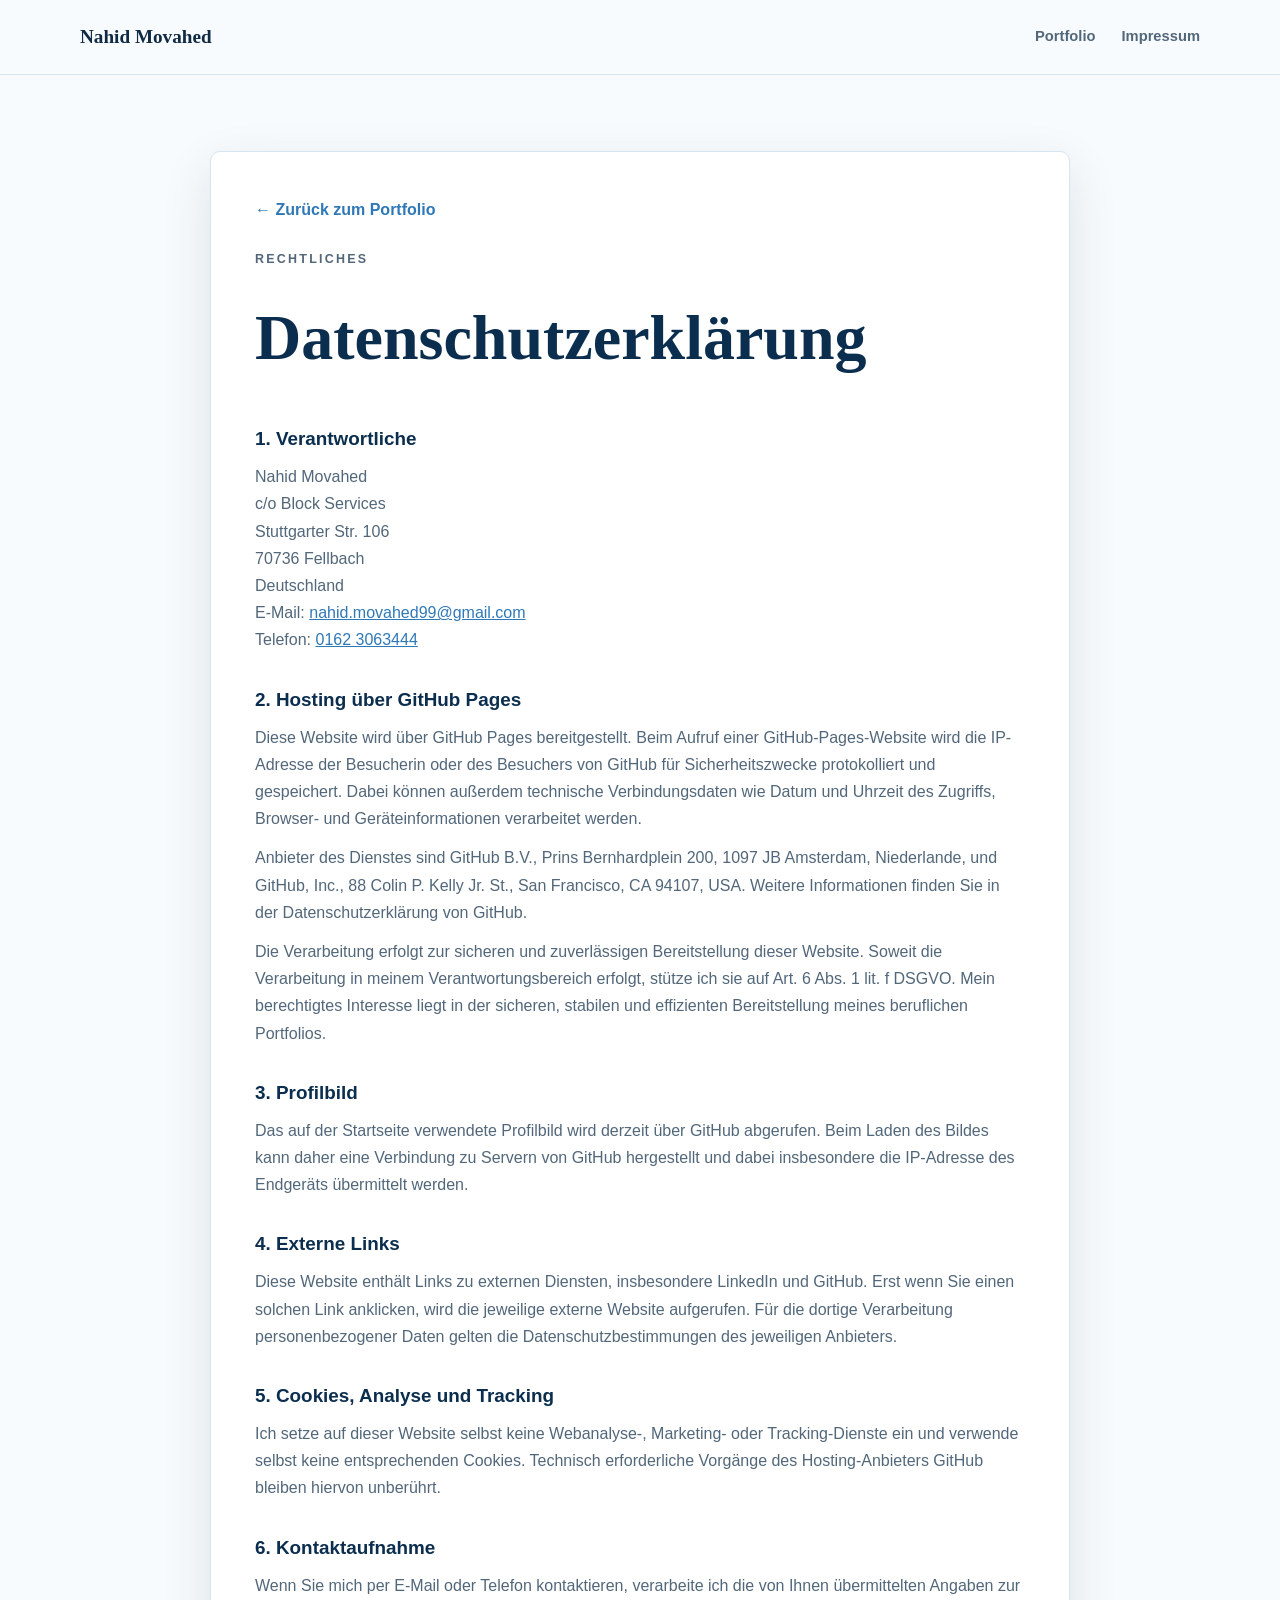
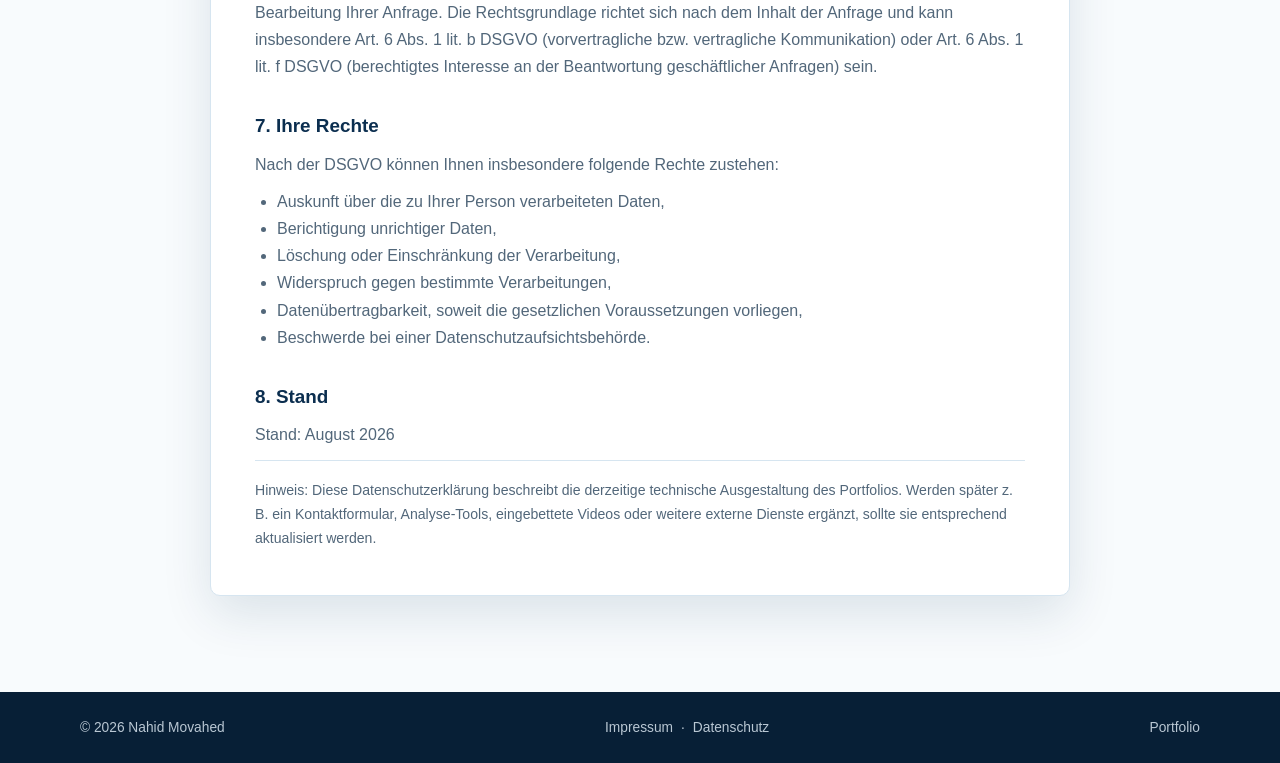
<file: datenschutz.html>
<!DOCTYPE html>
<html lang="de">
<head>
  <meta charset="UTF-8">
  <meta name="viewport" content="width=device-width, initial-scale=1.0">
  <meta name="robots" content="index,follow">
  <link rel="stylesheet" href="style.css">
  <title>Datenschutz | Nahid Movahed</title>
</head>
<body>
  <header class="site-header">
    <nav class="nav container" aria-label="Hauptnavigation">
      <a class="brand" href="index.html">Nahid Movahed</a>
      <div class="nav-links">
        <a href="index.html">Portfolio</a>
        <a href="impressum.html">Impressum</a>
      </div>
    </nav>
  </header>

  <main class="legal-main container">
    <article class="legal-card">
      <a class="legal-back" href="index.html">← Zurück zum Portfolio</a>
      <p class="eyebrow">RECHTLICHES</p>
      <h1>Datenschutzerklärung</h1>

      <h2>1. Verantwortliche</h2>
      <p>
        Nahid Movahed<br>
        c/o Block Services<br>
        Stuttgarter Str. 106<br>
        70736 Fellbach<br>
        Deutschland<br>
        E-Mail: <a href="mailto:nahid.movahed99@gmail.com">nahid.movahed99@gmail.com</a><br>
        Telefon: <a href="tel:+491623063444">0162 3063444</a>
      </p>

      <h2>2. Hosting über GitHub Pages</h2>
      <p>
        Diese Website wird über GitHub Pages bereitgestellt. Beim Aufruf einer GitHub-Pages-Website
        wird die IP-Adresse der Besucherin oder des Besuchers von GitHub für Sicherheitszwecke
        protokolliert und gespeichert. Dabei können außerdem technische Verbindungsdaten wie
        Datum und Uhrzeit des Zugriffs, Browser- und Geräteinformationen verarbeitet werden.
      </p>
      <p>
        Anbieter des Dienstes sind GitHub B.V., Prins Bernhardplein 200, 1097 JB Amsterdam,
        Niederlande, und GitHub, Inc., 88 Colin P. Kelly Jr. St., San Francisco, CA 94107, USA.
        Weitere Informationen finden Sie in der Datenschutzerklärung von GitHub.
      </p>
      <p>
        Die Verarbeitung erfolgt zur sicheren und zuverlässigen Bereitstellung dieser Website.
        Soweit die Verarbeitung in meinem Verantwortungsbereich erfolgt, stütze ich sie auf
        Art. 6 Abs. 1 lit. f DSGVO. Mein berechtigtes Interesse liegt in der sicheren,
        stabilen und effizienten Bereitstellung meines beruflichen Portfolios.
      </p>

      <h2>3. Profilbild</h2>
      <p>
        Das auf der Startseite verwendete Profilbild wird derzeit über GitHub abgerufen.
        Beim Laden des Bildes kann daher eine Verbindung zu Servern von GitHub hergestellt
        und dabei insbesondere die IP-Adresse des Endgeräts übermittelt werden.
      </p>

      <h2>4. Externe Links</h2>
      <p>
        Diese Website enthält Links zu externen Diensten, insbesondere LinkedIn und GitHub.
        Erst wenn Sie einen solchen Link anklicken, wird die jeweilige externe Website aufgerufen.
        Für die dortige Verarbeitung personenbezogener Daten gelten die Datenschutzbestimmungen
        des jeweiligen Anbieters.
      </p>

      <h2>5. Cookies, Analyse und Tracking</h2>
      <p>
        Ich setze auf dieser Website selbst keine Webanalyse-, Marketing- oder Tracking-Dienste
        ein und verwende selbst keine entsprechenden Cookies. Technisch erforderliche Vorgänge
        des Hosting-Anbieters GitHub bleiben hiervon unberührt.
      </p>

      <h2>6. Kontaktaufnahme</h2>
      <p>
        Wenn Sie mich per E-Mail oder Telefon kontaktieren, verarbeite ich die von Ihnen
        übermittelten Angaben zur Bearbeitung Ihrer Anfrage. Die Rechtsgrundlage richtet sich
        nach dem Inhalt der Anfrage und kann insbesondere Art. 6 Abs. 1 lit. b DSGVO
        (vorvertragliche bzw. vertragliche Kommunikation) oder Art. 6 Abs. 1 lit. f DSGVO
        (berechtigtes Interesse an der Beantwortung geschäftlicher Anfragen) sein.
      </p>

      <h2>7. Ihre Rechte</h2>
      <p>Nach der DSGVO können Ihnen insbesondere folgende Rechte zustehen:</p>
      <ul>
        <li>Auskunft über die zu Ihrer Person verarbeiteten Daten,</li>
        <li>Berichtigung unrichtiger Daten,</li>
        <li>Löschung oder Einschränkung der Verarbeitung,</li>
        <li>Widerspruch gegen bestimmte Verarbeitungen,</li>
        <li>Datenübertragbarkeit, soweit die gesetzlichen Voraussetzungen vorliegen,</li>
        <li>Beschwerde bei einer Datenschutzaufsichtsbehörde.</li>
      </ul>

      <h2>8. Stand</h2>
      <p>Stand: August 2026</p>

      <p class="legal-note">
        Hinweis: Diese Datenschutzerklärung beschreibt die derzeitige technische Ausgestaltung
        des Portfolios. Werden später z. B. ein Kontaktformular, Analyse-Tools, eingebettete Videos
        oder weitere externe Dienste ergänzt, sollte sie entsprechend aktualisiert werden.
      </p>
    </article>
  </main>

  <footer>
    <div class="container footer-content">
      <span>© <span id="year"></span> Nahid Movahed</span>
      <span class="footer-legal"><a href="impressum.html">Impressum</a><span>·</span><a href="datenschutz.html">Datenschutz</a></span>
      <a href="index.html">Portfolio</a>
    </div>
  </footer>
  <script src="script.js"></script>
</body>
</html>
</file>
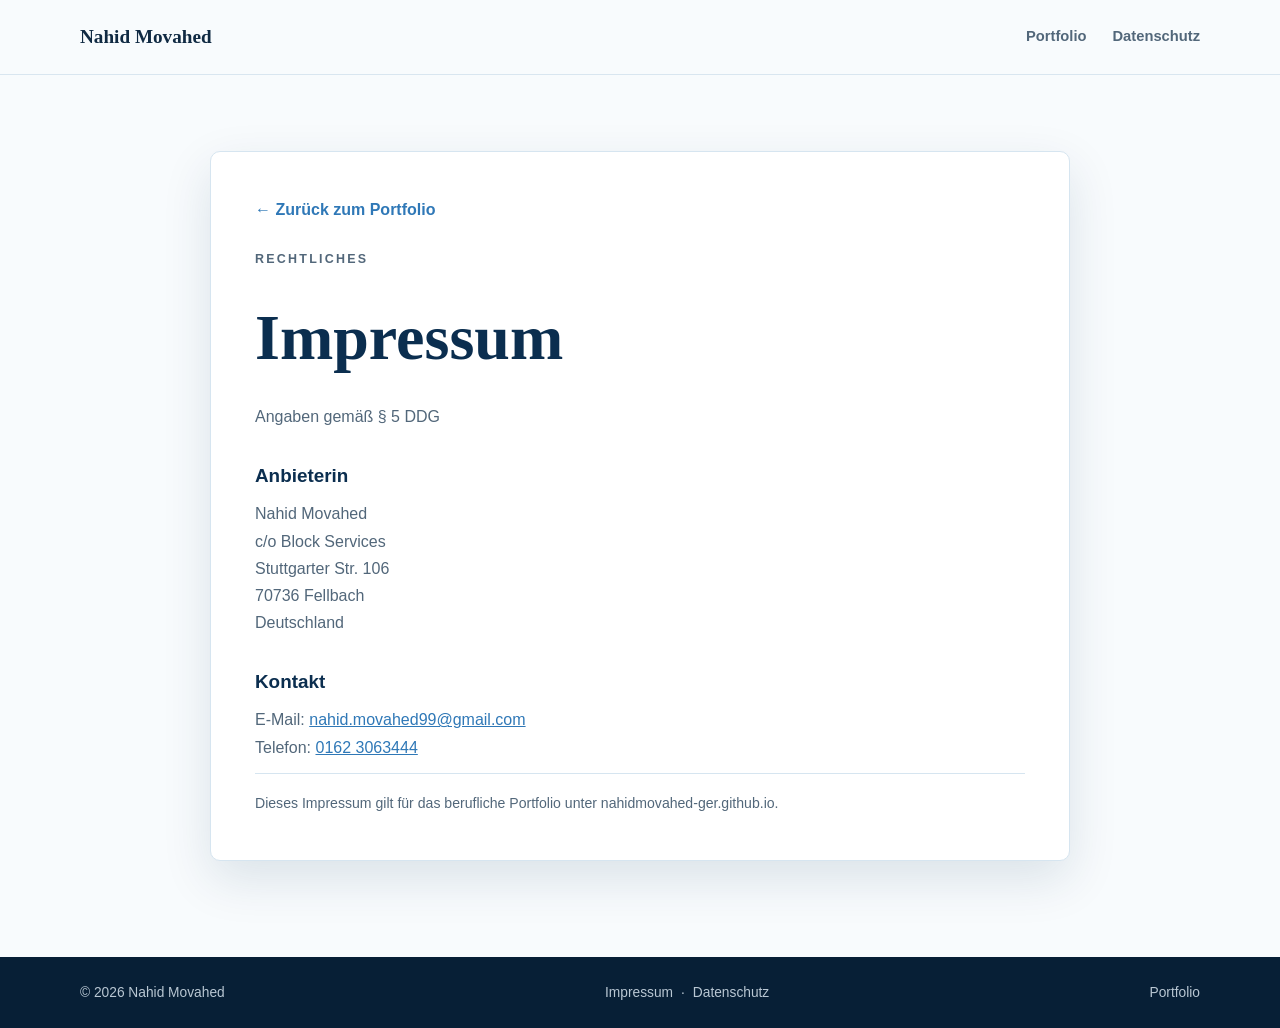
<file: impressum.html>
<!DOCTYPE html>
<html lang="de">
<head>
  <meta charset="UTF-8">
  <meta name="viewport" content="width=device-width, initial-scale=1.0">
  <meta name="robots" content="index,follow">
  <link rel="stylesheet" href="style.css">
  <title>Impressum | Nahid Movahed</title>
</head>
<body>
  <header class="site-header">
    <nav class="nav container" aria-label="Hauptnavigation">
      <a class="brand" href="index.html">Nahid Movahed</a>
      <div class="nav-links">
        <a href="index.html">Portfolio</a>
        <a href="datenschutz.html">Datenschutz</a>
      </div>
    </nav>
  </header>

  <main class="legal-main container">
    <article class="legal-card">
      <a class="legal-back" href="index.html">← Zurück zum Portfolio</a>
      <p class="eyebrow">RECHTLICHES</p>
      <h1>Impressum</h1>
      <p>Angaben gemäß § 5 DDG</p>

      <h2>Anbieterin</h2>
      <p>
        Nahid Movahed<br>
        c/o Block Services<br>
        Stuttgarter Str. 106<br>
        70736 Fellbach<br>
        Deutschland
      </p>

      <h2>Kontakt</h2>
      <p>
        E-Mail: <a href="mailto:nahid.movahed99@gmail.com">nahid.movahed99@gmail.com</a><br>
        Telefon: <a href="tel:+491623063444">0162 3063444</a>
      </p>

      <p class="legal-note">
        Dieses Impressum gilt für das berufliche Portfolio unter nahidmovahed-ger.github.io.
      </p>
    </article>
  </main>

  <footer>
    <div class="container footer-content">
      <span>© <span id="year"></span> Nahid Movahed</span>
      <span class="footer-legal"><a href="impressum.html">Impressum</a><span>·</span><a href="datenschutz.html">Datenschutz</a></span>
      <a href="index.html">Portfolio</a>
    </div>
  </footer>
  <script src="script.js"></script>
</body>
</html>
</file>
<file: style.css>
* {
  margin: 0;
  padding: 0;
  box-sizing: border-box;
}

:root {
  --ink: #102A43;
  --muted: #52677A;
  --blue: #2F78B7;
  --blue-dark: #0B2E4F;
  --blue-soft: #E8F4FB;
  --paper: #F8FBFD;
  --white: #ffffff;
  --line: #D6E5F0;
  --shadow: 0 18px 50px rgba(11, 46, 79, 0.12);
}

html {
  scroll-behavior: smooth;
}

body {
  font-family: Arial, "Helvetica Neue", sans-serif;
  color: var(--ink);
  background: var(--paper);
  line-height: 1.7;
}

img {
  max-width: 100%;
  display: block;
}

a {
  color: inherit;
}

.container {
  width: min(1120px, calc(100% - 40px));
  margin: 0 auto;
}

.site-header {
  position: sticky;
  top: 0;
  z-index: 100;
  background: rgba(248, 251, 253, 0.95);
  backdrop-filter: blur(12px);
  border-bottom: 1px solid rgba(214, 229, 240, 0.9);
}

.nav {
  min-height: 74px;
  display: flex;
  align-items: center;
  justify-content: space-between;
  gap: 24px;
}

.brand {
  font-family: Georgia, "Times New Roman", serif;
  font-size: 1.2rem;
  font-weight: 700;
  text-decoration: none;
}

.nav-links {
  display: flex;
  gap: 26px;
}

.nav-links a {
  text-decoration: none;
  color: var(--muted);
  font-size: 0.92rem;
  font-weight: 600;
}

.nav-links a:hover {
  color: var(--blue);
}

.menu-button {
  display: none;
  border: 0;
  background: transparent;
  font-size: 1.5rem;
  cursor: pointer;
}

.hero {
  min-height: 620px;
  display: grid;
  grid-template-columns: 1fr 1fr;
  align-items: center;
  gap: 58px;
  padding-top: 58px;
  padding-bottom: 58px;
}

.eyebrow {
  color: var(--blue);
  font-size: 0.78rem;
  font-weight: 700;
  letter-spacing: 0.18em;
  margin-bottom: 14px;
}

.hero h1,
.section h2,
.contact-section h2 {
  font-family: Georgia, "Times New Roman", serif;
}

.hero h1 {
  font-size: clamp(3.4rem, 7vw, 5.8rem);
  line-height: 0.98;
  margin-bottom: 24px;
}

.hero h1 span {
  color: var(--blue);
  font-style: italic;
  font-weight: 600;
}

.hero-title {
  font-size: 1.12rem;
  font-weight: 700;
  line-height: 1.5;
  margin-bottom: 20px;
  max-width: 720px;
}

.hero-text {
  color: var(--muted);
  font-size: 1.06rem;
  max-width: 670px;
}

.hero-actions,
.contact-actions {
  display: flex;
  flex-wrap: wrap;
  gap: 12px;
  margin-top: 32px;
}

.button {
  display: inline-flex;
  align-items: center;
  justify-content: center;
  min-height: 48px;
  padding: 0 22px;
  border-radius: 6px;
  text-decoration: none;
  font-weight: 700;
  font-size: 0.92rem;
  transition: 0.2s ease;
}

.primary {
  background: var(--blue);
  color: white;
}

.primary:hover {
  background: var(--blue-dark);
  transform: translateY(-2px);
}

.secondary {
  border: 1px solid var(--line);
  background: white;
}

.secondary:hover {
  border-color: var(--blue);
  color: var(--blue);
  transform: translateY(-2px);
}

.hero-visual {
  display: flex;
  flex-direction: column;
  align-items: flex-end;
  gap: 14px;
}

.portrait-frame {
  width: min(485px, 100%);
  margin-left: auto;
  padding: 11px;
  background: white;
  box-shadow: var(--shadow);
  border: 1px solid var(--line);
  border-radius: 10px;
}

.portrait-frame img {
  width: 100%;
  aspect-ratio: 4 / 5;
  object-fit: cover;
  object-position: center top;
  border-radius: 5px;
}

.professional-focus-card {
  width: min(485px, 100%);
  background: var(--blue-dark);
  color: white;
  padding: 15px 20px;
  box-shadow: 0 10px 28px rgba(11, 46, 79, 0.16);
  border-radius: 7px;
}

.professional-focus-card strong,
.professional-focus-card span {
  display: block;
}

.professional-focus-card span {
  color: #d9e9f5;
  font-size: 0.84rem;
  margin-top: 2px;
}

.focus-strip {
  background: var(--blue-dark);
  color: white;
}

.focus-grid {
  min-height: 92px;
  display: grid;
  grid-template-columns: repeat(5, 1fr);
  align-items: center;
  text-align: center;
  gap: 10px;
}

.focus-grid span {
  font-size: 0.86rem;
  font-weight: 600;
  border-right: 1px solid rgba(255,255,255,0.18);
}

.focus-grid span:last-child {
  border-right: 0;
}

.section {
  padding-top: 88px;
  padding-bottom: 88px;
}

.section-soft {
  background: var(--blue-soft);
  padding-top: 88px;
  padding-bottom: 88px;
}

.section-dark {
  background: #0B2E4F;
  color: white;
  padding-top: 88px;
  padding-bottom: 88px;
}

.section-heading {
  display: flex;
  align-items: flex-start;
  gap: 24px;
  margin-bottom: 42px;
}

.section-number {
  color: var(--blue);
  font-size: 0.8rem;
  font-weight: 700;
  letter-spacing: 0.12em;
  padding-top: 9px;
}

.section h2,
.contact-section h2 {
  font-size: clamp(2.2rem, 4vw, 3.4rem);
  line-height: 1.15;
}

.about-grid {
  display: grid;
  grid-template-columns: 1.25fr 0.75fr;
  gap: 56px;
}

.about-copy p + p {
  margin-top: 20px;
}

.lead {
  font-size: 1.25rem;
  font-weight: 600;
  line-height: 1.55;
}

.about-copy p:not(.lead) {
  color: var(--muted);
}

.strengths-card {
  background: white;
  border: 1px solid var(--line);
  padding: 34px;
  box-shadow: var(--shadow);
}

.strengths-card ul {
  list-style: none;
  display: grid;
  gap: 17px;
}

.strengths-card li {
  padding-left: 21px;
  position: relative;
}

.strengths-card li::before {
  content: "•";
  position: absolute;
  left: 0;
  color: var(--blue);
  font-weight: 700;
}

.experience-list {
  display: grid;
  gap: 18px;
}

.experience-card {
  background: rgba(255,255,255,0.82);
  border-left: 4px solid var(--blue);
  padding: 30px;
  display: grid;
  grid-template-columns: 0.8fr 1.2fr;
  gap: 38px;
}

.company {
  color: var(--blue);
  font-size: 0.8rem;
  font-weight: 800;
  letter-spacing: 0.08em;
  text-transform: uppercase;
}

.experience-card h3 {
  font-size: 1.2rem;
  margin-top: 4px;
}

.experience-card > p {
  color: var(--muted);
}

.project-grid {
  display: grid;
  grid-template-columns: repeat(3, 1fr);
  gap: 22px;
}

.project-card {
  min-height: 285px;
  background: white;
  border: 1px solid var(--line);
  padding: 28px;
  display: flex;
  flex-direction: column;
  transition: 0.22s ease;
}

.project-card:hover {
  transform: translateY(-5px);
  box-shadow: var(--shadow);
  border-color: transparent;
}

.project-tag {
  color: var(--blue);
  font-size: 0.76rem;
  font-weight: 800;
  text-transform: uppercase;
  letter-spacing: 0.08em;
}

.project-card h3 {
  font-family: Georgia, "Times New Roman", serif;
  font-size: 1.45rem;
  line-height: 1.25;
  margin: 18px 0 14px;
}

.project-card p:not(.project-tag) {
  color: var(--muted);
}

.project-card a {
  margin-top: auto;
  padding-top: 20px;
  color: var(--blue);
  font-weight: 700;
  text-decoration: none;
}

.light .section-number,
.light .eyebrow {
  color: #9ED1F3;
}

.skills-grid {
  display: grid;
  grid-template-columns: repeat(3, 1fr);
  gap: 18px;
}

.skill-group {
  border: 1px solid rgba(255,255,255,0.13);
  padding: 27px;
  background: rgba(255,255,255,0.04);
}

.skill-group h3 {
  color: #A9D7F5;
  margin-bottom: 12px;
}

.skill-group p {
  color: #DCEAF4;
}

.education-grid {
  display: grid;
  grid-template-columns: repeat(2, 1fr);
  gap: 22px;
}

.education-grid article {
  border-top: 3px solid var(--blue);
  padding: 26px 6px 6px;
}

.education-grid h3 {
  font-size: 1.12rem;
  margin-bottom: 7px;
}

.institution {
  color: var(--blue);
  font-weight: 700;
  margin-bottom: 5px;
}

.education-grid article p:last-child {
  color: var(--muted);
}

.contact-section {
  background: var(--blue);
  color: white;
  padding: 78px 0;
}

.contact-grid {
  display: grid;
  grid-template-columns: 1.2fr 0.8fr;
  align-items: center;
  gap: 60px;
}

.contact-section .eyebrow {
  color: #c9dfef;
}

.contact-section p {
  color: #e7f0f7;
  max-width: 670px;
  margin-top: 16px;
}

.contact-actions {
  justify-content: flex-end;
}

.light-button {
  background: white;
  color: var(--blue-dark);
}

.outline-light {
  border: 1px solid rgba(255,255,255,0.55);
  color: white;
}

footer {
  background: #071F36;
  color: #b9c7d3;
  padding: 24px 0;
}

.footer-content {
  display: flex;
  justify-content: space-between;
  gap: 20px;
  font-size: 0.86rem;
}

.footer-content a {
  text-decoration: none;
}

@media (max-width: 900px) {
  .hero,
  .about-grid,
  .contact-grid {
    grid-template-columns: 1fr;
  }

  .hero {
    gap: 45px;
  }

  .portrait-frame {
    margin: 0 auto;
  }

  .professional-focus-card {
    margin: 0 auto;
  }

  .focus-grid {
    grid-template-columns: repeat(2, 1fr);
    padding: 24px 0;
  }

  .focus-grid span {
    border-right: 0;
  }

  .experience-card,
  .education-grid {
    grid-template-columns: 1fr;
  }

  .project-grid,
  .skills-grid {
    grid-template-columns: repeat(2, 1fr);
  }

  .contact-actions {
    justify-content: flex-start;
  }
}

@media (max-width: 680px) {
  .menu-button {
    display: block;
  }

  .nav-links {
    display: none;
    position: absolute;
    top: 74px;
    left: 0;
    right: 0;
    padding: 22px;
    background: var(--paper);
    border-bottom: 1px solid var(--line);
    flex-direction: column;
  }

  .nav-links.open {
    display: flex;
  }

  .hero {
    min-height: auto;
    padding-top: 55px;
  }

  .hero h1 {
    font-size: 3.5rem;
  }

  .focus-grid,
  .project-grid,
  .skills-grid {
    grid-template-columns: 1fr;
  }

  .focus-grid {
    text-align: left;
  }

  .focus-grid span {
    padding: 4px 0;
  }

  .section,
  .section-soft,
  .section-dark {
    padding-top: 75px;
    padding-bottom: 75px;
  }

  .section-heading {
    gap: 14px;
  }

  .professional-focus-card {
    margin: 14px auto 0;
    width: min(485px, 100%);
  }

  .footer-content {
    flex-direction: column;
  }
}


.language-switch {
  display: inline-flex;
  align-items: center;
  gap: 4px;
  margin-left: auto;
  margin-right: 8px;
  padding: 3px;
  border: 1px solid var(--line);
  border-radius: 999px;
  background: var(--white);
  font-size: 0.76rem;
  font-weight: 700;
  box-shadow: 0 5px 16px rgba(11, 46, 79, 0.05);
}
.language-switch a {
  min-width: 30px;
  text-align: center;
  color: var(--muted);
  text-decoration: none;
  padding: 4px 7px;
  border-radius: 999px;
}
.language-switch a:hover {
  color: var(--blue);
}
.language-switch a.active {
  color: white;
  background: var(--blue);
}
.language-switch span {
  display: none;
}
@media (max-width: 680px) {
  .language-switch { margin-left: auto; margin-right: 10px; }
}


/* Final visual polish */
.nav-links a,
.button,
.project-card,
.experience-card,
.strengths-card,
.education-grid article {
  transition: transform 0.2s ease, box-shadow 0.2s ease, border-color 0.2s ease, color 0.2s ease;
}

.experience-card:hover,
.strengths-card:hover {
  transform: translateY(-3px);
  box-shadow: var(--shadow);
}

.education-grid article:hover {
  transform: translateY(-2px);
}

.hero-copy {
  max-width: 660px;
}

@media (max-width: 900px) {
  .hero-visual {
    align-items: center;
  }

  .portrait-frame {
    margin: 0 auto;
  }
}


.footer-left {
  display: flex;
  align-items: center;
  gap: 18px;
  flex-wrap: wrap;
}

.footer-tech {
  color: #8fa6b9;
  font-size: 0.82rem;
}

@media (max-width: 680px) {
  .footer-left {
    flex-direction: column;
    align-items: flex-start;
    gap: 4px;
  }
}


/* Freelance availability */
.freelance-badge {
  display: inline-flex;
  align-items: center;
  gap: 9px;
  margin: 2px 0 18px;
  padding: 8px 13px;
  border: 1px solid #b9d7ea;
  border-radius: 999px;
  background: #eef8fd;
  color: var(--blue-dark);
  font-size: 0.86rem;
  font-weight: 700;
}

.status-dot {
  width: 9px;
  height: 9px;
  border-radius: 50%;
  background: var(--blue);
  box-shadow: 0 0 0 4px rgba(47, 120, 183, 0.12);
}

.freelance-section {
  background: #f3f9fd;
  border-top: 1px solid var(--line);
}

.freelance-grid {
  display: grid;
  grid-template-columns: 0.9fr 1.1fr;
  gap: 56px;
  align-items: start;
}

.freelance-intro p:not(.lead) {
  color: var(--muted);
  margin-top: 18px;
}

.freelance-intro .button {
  margin-top: 28px;
}

.freelance-services {
  display: grid;
  gap: 12px;
}

.service-item {
  position: relative;
  padding: 18px 20px 18px 52px;
  background: white;
  border: 1px solid var(--line);
  border-radius: 8px;
  box-shadow: 0 7px 20px rgba(11, 46, 79, 0.05);
}

.service-item::before {
  content: "✓";
  position: absolute;
  left: 19px;
  top: 17px;
  width: 22px;
  height: 22px;
  display: grid;
  place-items: center;
  border-radius: 50%;
  background: var(--blue-soft);
  color: var(--blue);
  font-weight: 800;
  font-size: 0.8rem;
}

@media (max-width: 900px) {
  .freelance-grid {
    grid-template-columns: 1fr;
    gap: 34px;
  }
}

@media (max-width: 680px) {
  .freelance-badge {
    border-radius: 12px;
    line-height: 1.45;
  }
}


/* Legal footer links */
.footer-legal {
  display: inline-flex;
  align-items: center;
  gap: 8px;
}

.footer-legal a {
  color: inherit;
  text-decoration: none;
}

.footer-legal a:hover {
  color: white;
  text-decoration: underline;
}

/* Legal pages */
.legal-main {
  min-height: calc(100vh - 130px);
  padding: 76px 0 96px;
}

.legal-card {
  max-width: 860px;
  margin: 0 auto;
  background: white;
  border: 1px solid var(--line);
  border-radius: 10px;
  box-shadow: var(--shadow);
  padding: 44px;
}

.legal-card h1 {
  font-family: Georgia, "Times New Roman", serif;
  font-size: clamp(2.3rem, 5vw, 4rem);
  color: var(--blue-dark);
  margin-bottom: 10px;
}

.legal-card h2 {
  font-size: 1.18rem;
  margin: 30px 0 8px;
  color: var(--blue-dark);
}

.legal-card p,
.legal-card li {
  color: var(--muted);
}

.legal-card p + p {
  margin-top: 12px;
}

.legal-card ul {
  margin: 10px 0 0 22px;
}

.legal-card a {
  color: var(--blue);
}

.legal-back {
  display: inline-block;
  margin-bottom: 26px;
  color: var(--blue);
  font-weight: 700;
  text-decoration: none;
}

.legal-note {
  margin-top: 28px;
  padding-top: 18px;
  border-top: 1px solid var(--line);
  font-size: 0.88rem;
}

@media (max-width: 680px) {
  .legal-card {
    padding: 28px 22px;
  }
}


/* Data Navigator positioning */
.hero-name {
  font-size: 0.82rem;
  font-weight: 800;
  letter-spacing: 0.2em;
  color: var(--muted);
  margin-bottom: 10px;
}
.hero h1.brand-title {
  font-size: clamp(3.5rem, 7vw, 5.8rem);
  margin-bottom: 18px;
}
.hero-claim {
  font-family: Georgia, "Times New Roman", serif;
  font-size: clamp(1.35rem, 2.5vw, 1.85rem);
  line-height: 1.35;
  color: var(--blue-dark);
  margin: 8px 0 18px;
  max-width: 690px;
}
.focus-grid-four {
  grid-template-columns: repeat(4, 1fr);
}
.statement-grid {
  display: grid;
  grid-template-columns: 1fr 1fr;
  gap: 52px;
  align-items: start;
}
.statement-grid > p:last-child {
  color: var(--muted);
  font-size: 1.04rem;
}
.thesis-card {
  max-width: 900px;
  background: white;
  border-left: 5px solid var(--blue);
  padding: 34px 38px;
  box-shadow: var(--shadow);
  font-family: Georgia, "Times New Roman", serif;
  font-size: clamp(1.25rem, 2.2vw, 1.65rem);
  line-height: 1.55;
}
.process-grid {
  display: grid;
  grid-template-columns: repeat(5, 1fr);
  gap: 12px;
}
.process-grid div {
  min-height: 130px;
  border: 1px solid var(--line);
  background: white;
  padding: 22px 18px;
  display: flex;
  flex-direction: column;
  justify-content: space-between;
}
.process-grid strong {
  color: var(--blue);
  font-size: 0.78rem;
  letter-spacing: 0.1em;
}
.process-grid span {
  font-weight: 800;
}
.process-copy {
  margin-top: 28px;
  color: var(--muted);
  max-width: 820px;
  font-size: 1.05rem;
}
.service-grid {
  display: grid;
  grid-template-columns: repeat(2, 1fr);
  gap: 18px;
}
.service-grid article {
  border: 1px solid rgba(255,255,255,0.14);
  background: rgba(255,255,255,0.05);
  padding: 30px;
}
.service-grid h3 {
  color: #A9D7F5;
  margin-bottom: 10px;
  font-size: 1.25rem;
}
.service-grid p,
.skills-intro {
  color: #DCEAF4;
}
.skills-intro {
  max-width: 780px;
  margin: -20px 0 34px 48px;
}
@media (max-width: 900px) {
  .focus-grid-four { grid-template-columns: repeat(2, 1fr); }
  .statement-grid, .service-grid { grid-template-columns: 1fr; }
  .process-grid { grid-template-columns: repeat(2, 1fr); }
  .skills-intro { margin-left: 0; }
}
@media (max-width: 680px) {
  .focus-grid-four, .process-grid { grid-template-columns: 1fr; }
  .process-grid div { min-height: 95px; }
  .hero h1.brand-title { font-size: 3.4rem; }
}

/* Final Data Navigator refinements */
.hero-claim {
  font-size: clamp(1.2rem, 2vw, 1.6rem);
  max-width: 620px;
}
</file>
